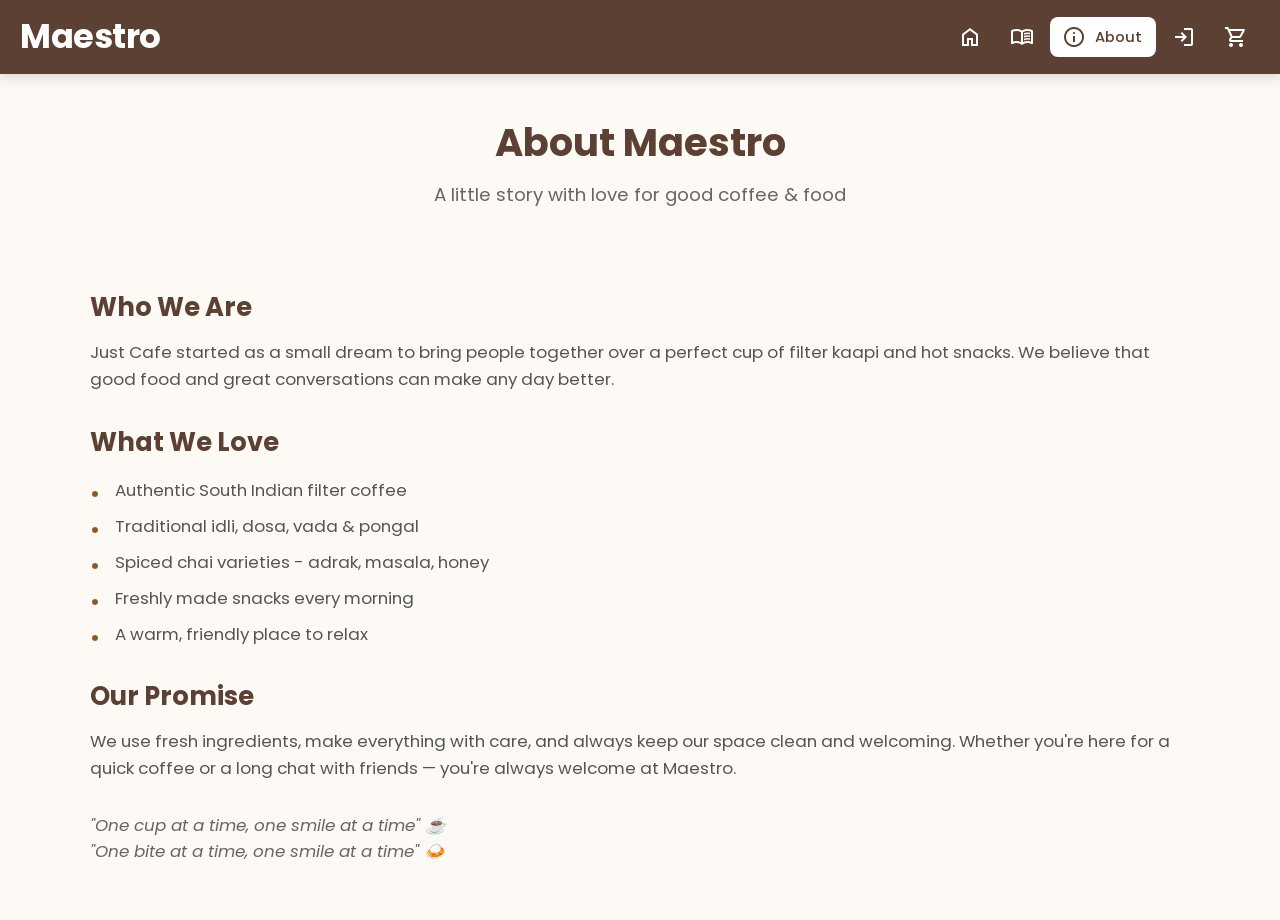
<file: about.html>
<!DOCTYPE html>
<html lang="en">
<head>
  <meta charset="UTF-8" />
  <meta name="viewport" content="width=device-width, initial-scale=1.0"/>
  <title>Maestro - About Us</title>
  <link rel="stylesheet" href="about.css">
  <link rel="stylesheet" href="https://fonts.googleapis.com/css2?family=Material+Symbols+Outlined:opsz,wght,FILL,GRAD@24,400,0,0" />
</head>
<body>

  <header class="top-bar">
    <div class="container">
      <h1 class="cafe-name">Maestro</h1>
      <nav class="top-nav">
        <a href="home.html" title="Home">
          <span class="material-symbols-outlined">home</span>
          <span class="nav-label">Home</span>
        </a>
        <a href="index.html" title="Menu">
          <span class="material-symbols-outlined">menu_book</span>
          <span class="nav-label">Menu</span>
        </a>
        <a href="about.html" class="active" title="About Us">
          <span class="material-symbols-outlined">info</span>
          <span class="nav-label">About</span>
        </a>
        <a href="login.html" title="Login" id="nav-auth">
          <span class="material-symbols-outlined" id="nav-auth-icon">login</span>
          <span class="nav-label" id="nav-auth-label">Login</span>
        </a>
        <a href="cart.html" title="Cart">
          <span class="material-symbols-outlined">shopping_cart</span>
          <span class="nav-label">Cart</span>
        </a>
      </nav>
    </div>
  </header>

  <main class="main-content">

    <div class="page-heading">
      <h2>About Maestro</h2>
      <p>A little story with love for good coffee & food</p>
    </div>

    <div class="about-container">

      <div class="about-text">
        <h3>Who We Are</h3>
        <p>
          Just Cafe started as a small dream to bring people together over 
          a perfect cup of filter kaapi and hot snacks. 
          We believe that good food and great conversations can make any day better.
        </p>

        <h3>What We Love</h3>
        <ul>
          <li>Authentic South Indian filter coffee</li>
          <li>Traditional idli, dosa, vada & pongal</li>
          <li>Spiced chai varieties - adrak, masala, honey</li>
          <li>Freshly made snacks every morning</li>
          <li>A warm, friendly place to relax</li>
        </ul>

        <h3>Our Promise</h3>
        <p>
          We use fresh ingredients, make everything with care, 
          and always keep our space clean and welcoming. 
          Whether you're here for a quick coffee or a long chat with friends — 
          you're always welcome at Maestro.
        </p>

        <p style="margin-top: 30px; font-style: italic; color: #666;">
          "One cup at a time, one smile at a time" ☕<br>
          "One bite at a time, one smile at a time" 🍛
        </p>
      </div>

    </div>

  </main>

  <script>
    const user = localStorage.getItem('maestroUser');
    if (user) {
      const authLink        = document.getElementById('nav-auth');
      const authIcon        = document.getElementById('nav-auth-icon');
      const authLabel       = document.getElementById('nav-auth-label');
      authLink.href         = 'profile.html';
      authLink.title        = 'My Profile';
      authIcon.textContent  = 'account_circle';
      authLabel.textContent = 'Profile';
    }
  </script>

</body>
</html>
</file>
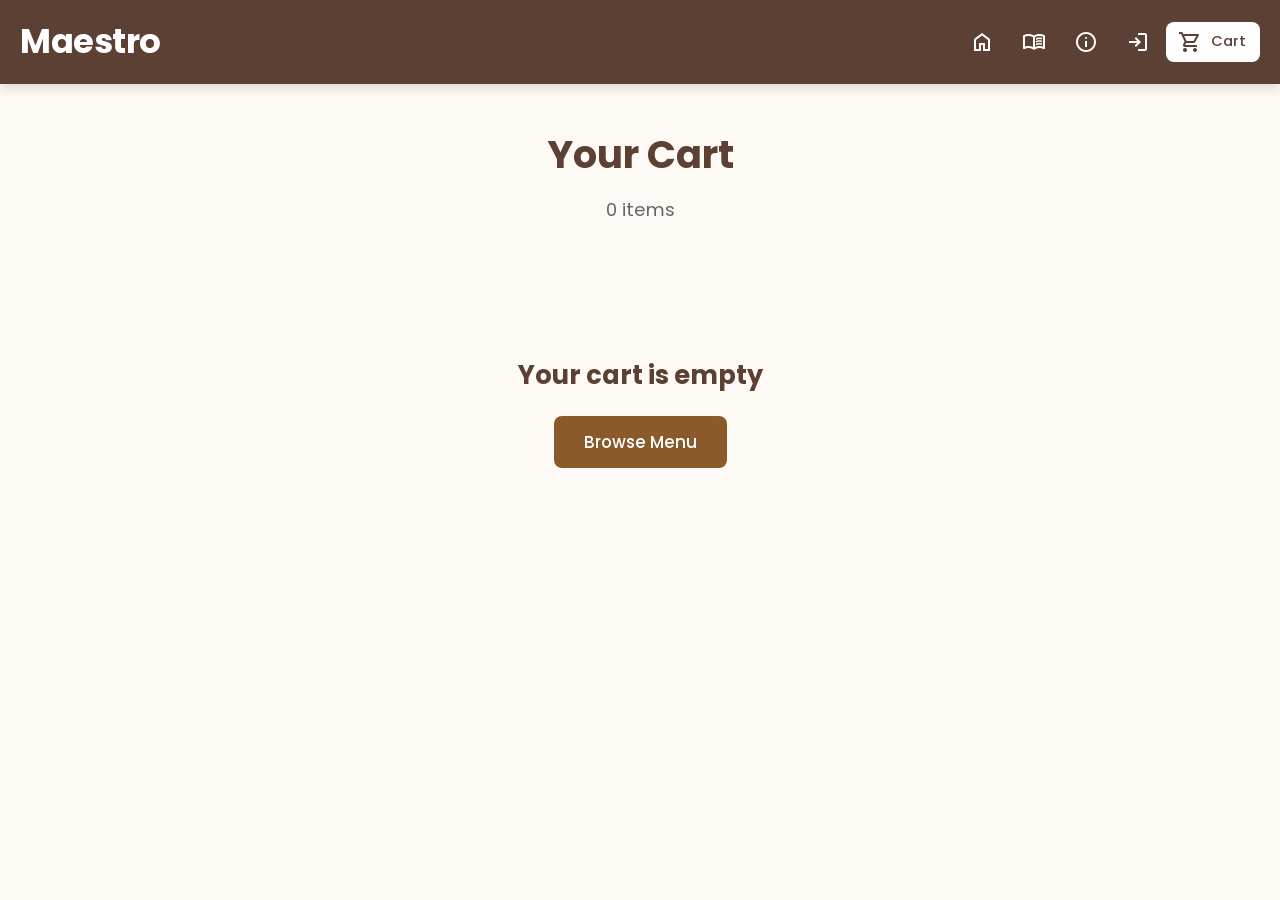
<file: cart.html>
<!DOCTYPE html>
<html lang="en">
<head>
  <meta charset="UTF-8" />
  <meta name="viewport" content="width=device-width, initial-scale=1.0"/>
  <title>Maestro - Cart</title>
  <link rel="stylesheet" href="cart.css">
  <link rel="stylesheet" href="https://fonts.googleapis.com/css2?family=Material+Symbols+Outlined:opsz,wght,FILL,GRAD@24,400,0,0" />
</head>
<body>

  <header class="top-bar">
    <div class="container">
      <h1 class="cafe-name">Maestro</h1>
      <nav class="top-nav">
        <a href="home.html" title="Home">
          <span class="material-symbols-outlined">home</span>
          <span class="nav-label">Home</span>
        </a>
        <a href="index.html" title="Menu">
          <span class="material-symbols-outlined">menu_book</span>
          <span class="nav-label">Menu</span>
        </a>
        <a href="about.html" title="About Us">
          <span class="material-symbols-outlined">info</span>
          <span class="nav-label">About</span>
        </a>
        <a href="login.html" title="Login" id="nav-auth">
          <span class="material-symbols-outlined" id="nav-auth-icon">login</span>
          <span class="nav-label" id="nav-auth-label">Login</span>
        </a>
        <a href="cart.html" class="active" title="Cart">
          <span class="material-symbols-outlined">shopping_cart</span>
          <span class="nav-label">Cart</span>
        </a>
      </nav>
    </div>
  </header>

  <main class="main-content">

    <div class="page-heading">
      <h2>Your Cart</h2>
      <p id="cart-count">0 items</p>
    </div>

    <div class="cart-container">
      <div id="empty-cart" class="empty-cart">
        <h3>Your cart is empty</h3>
        <a href="menu.html" class="main-button">Browse Menu</a>
      </div>

      <div id="cart-items" class="cart-items"></div>

      <div id="cart-summary" class="cart-summary" style="display: none;">
        <h3>Order Summary</h3>
        <div class="summary-row">
          <span>Subtotal</span>
          <span id="subtotal">₹0</span>
        </div>
        <div class="summary-row">
          <span>Delivery Fee</span>
          <span>₹30</span>
        </div>
        <div class="summary-row total">
          <span>Total Amount</span>
          <span id="total">₹0</span>
        </div>
        <button onclick="openCheckout()" class="main-button"
          style="width: 100%; margin-top: 25px; padding: 15px; font-size: 1.1rem;">
          Proceed to Checkout
        </button>
        <a href="menu.html" class="secondary-button"
          style="display: block; text-align: center; margin-top: 15px;">
          Continue Shopping
        </a>
      </div>
    </div>
  </main>

  <!-- ═══════════════════════════════
       CHECKOUT MODAL
  ═══════════════════════════════ -->
  <div class="modal-backdrop" id="checkoutBackdrop">
    <div class="checkout-modal" id="checkoutModal">

      <!-- Step 1: Payment Selection -->
      <div id="step-payment">
        <div class="modal-header">
          <h3>Choose Payment</h3>
          <button class="modal-close" onclick="closeCheckout()">
            <span class="material-symbols-outlined">close</span>
          </button>
        </div>

        <p class="modal-subtext">How would you like to pay?</p>

        <div class="payment-options">

          <label class="payment-option" for="pay-upi">
            <input type="radio" name="payment" id="pay-upi" value="upi" checked>
            <div class="pay-card">
              <span class="pay-icon">📱</span>
              <div>
                <strong>UPI</strong>
                <p>GPay, PhonePe, Paytm</p>
              </div>
            </div>
          </label>

          <label class="payment-option" for="pay-cod">
            <input type="radio" name="payment" id="pay-cod" value="cod">
            <div class="pay-card">
              <span class="pay-icon">💵</span>
              <div>
                <strong>Cash on Delivery</strong>
                <p>Pay when order arrives</p>
              </div>
            </div>
          </label>

          <label class="payment-option" for="pay-card">
            <input type="radio" name="payment" id="pay-card" value="card">
            <div class="pay-card">
              <span class="pay-icon">💳</span>
              <div>
                <strong>Credit / Debit Card</strong>
                <p>Visa, Mastercard, Rupay</p>
              </div>
            </div>
          </label>

          <label class="payment-option" for="pay-wallet">
            <input type="radio" name="payment" id="pay-wallet" value="wallet">
            <div class="pay-card">
              <span class="pay-icon">👜</span>
              <div>
                <strong>Mobile Wallet</strong>
                <p>Amazon Pay, Airtel Money</p>
              </div>
            </div>
          </label>

        </div>

        <!-- UPI sub-input -->
        <div class="upi-field" id="upi-field">
          <label for="upi-id">Enter UPI ID</label>
          <input type="text" id="upi-id" placeholder="yourname@upi" />
        </div>

        <div class="modal-total-row">
          <span>Total to pay</span>
          <strong id="modal-total-display">₹0</strong>
        </div>

        <button class="main-button" style="width:100%; padding:14px; font-size:1.05rem;"
          onclick="confirmPayment()">
          Confirm & Place Order
        </button>
      </div>

      <!-- Step 2: Success screen -->
      <div id="step-success" style="display:none; text-align:center; padding: 10px 0 20px;">
        <div class="success-icon">✅</div>
        <h3 class="success-title">Order Placed!</h3>
        <p class="success-msg" id="success-msg">Your order has been placed successfully.</p>
        <div class="success-detail" id="success-detail"></div>
        <a href="menu.html" class="main-button" style="display:inline-block; margin-top:24px;">
          Back to Menu
        </a>
      </div>

    </div>
  </div>

  <!-- Toast notification -->
  <div class="toast-bar" id="toastBar"></div>

  <script src="cart.js"></script>
  <script>
    /* ── Nav auth swap ── */
    const user = localStorage.getItem('maestroUser');
    if (user) {
      const authLink        = document.getElementById('nav-auth');
      const authIcon        = document.getElementById('nav-auth-icon');
      const authLabel       = document.getElementById('nav-auth-label');
      authLink.href         = 'profile.html';
      authLink.title        = 'My Profile';
      authIcon.textContent  = 'account_circle';
      authLabel.textContent = 'Profile';
    }

    /* ── Checkout modal ── */
    function openCheckout() {
      // Block checkout if not logged in
      if (!localStorage.getItem('maestroUser')) {
        showToastBar('Please log in to place an order!', 'error');
        return;
      }

      // Sync total display
      const total = document.getElementById('total').textContent;
      document.getElementById('modal-total-display').textContent = total;

      // Reset to step 1
      document.getElementById('step-payment').style.display = 'block';
      document.getElementById('step-success').style.display = 'none';

      document.getElementById('checkoutBackdrop').classList.add('open');
      document.body.style.overflow = 'hidden';
    }

    function closeCheckout() {
      document.getElementById('checkoutBackdrop').classList.remove('open');
      document.body.style.overflow = '';
    }

    // Close on backdrop click
    document.getElementById('checkoutBackdrop').addEventListener('click', function(e) {
      if (e.target === this) closeCheckout();
    });

    // Show/hide UPI field based on selection
    document.querySelectorAll('input[name="payment"]').forEach(radio => {
      radio.addEventListener('change', function() {
        document.getElementById('upi-field').style.display =
          this.value === 'upi' ? 'block' : 'none';
      });
    });

    function confirmPayment() {
      const method = document.querySelector('input[name="payment"]:checked').value;

      // Validate UPI ID if selected
      if (method === 'upi') {
        const upiVal = document.getElementById('upi-id').value.trim();
        if (!upiVal || !upiVal.includes('@')) {
          showToastBar('Please enter a valid UPI ID (e.g. name@upi)', 'error');
          return;
        }
      }

      const total = document.getElementById('total').textContent;
      const methodLabels = {
        upi:    '📱 UPI — ' + document.getElementById('upi-id').value.trim(),
        cod:    '💵 Cash on Delivery',
        card:   '💳 Credit / Debit Card',
        wallet: '👜 Mobile Wallet'
      };

      // Show success step
      document.getElementById('step-payment').style.display = 'none';
      document.getElementById('success-msg').textContent =
        `Thank you for ordering at Maestro! Your order is being prepared.`;
      document.getElementById('success-detail').innerHTML =
        `<p><strong>Payment:</strong> ${methodLabels[method]}</p>
         <p><strong>Amount:</strong> ${total}</p>`;
      document.getElementById('step-success').style.display = 'block';

      // Clear cart
      cart = [];
      saveCart();
      renderCart();
    }

    /* ── Toast bar (replaces alert) ── */
    function showToastBar(message, type = 'success') {
      const bar = document.getElementById('toastBar');
      bar.textContent = message;
      bar.className = 'toast-bar show ' + type;
      setTimeout(() => bar.classList.remove('show'), 3000);
    }
  </script>

</body>
</html>
</file>
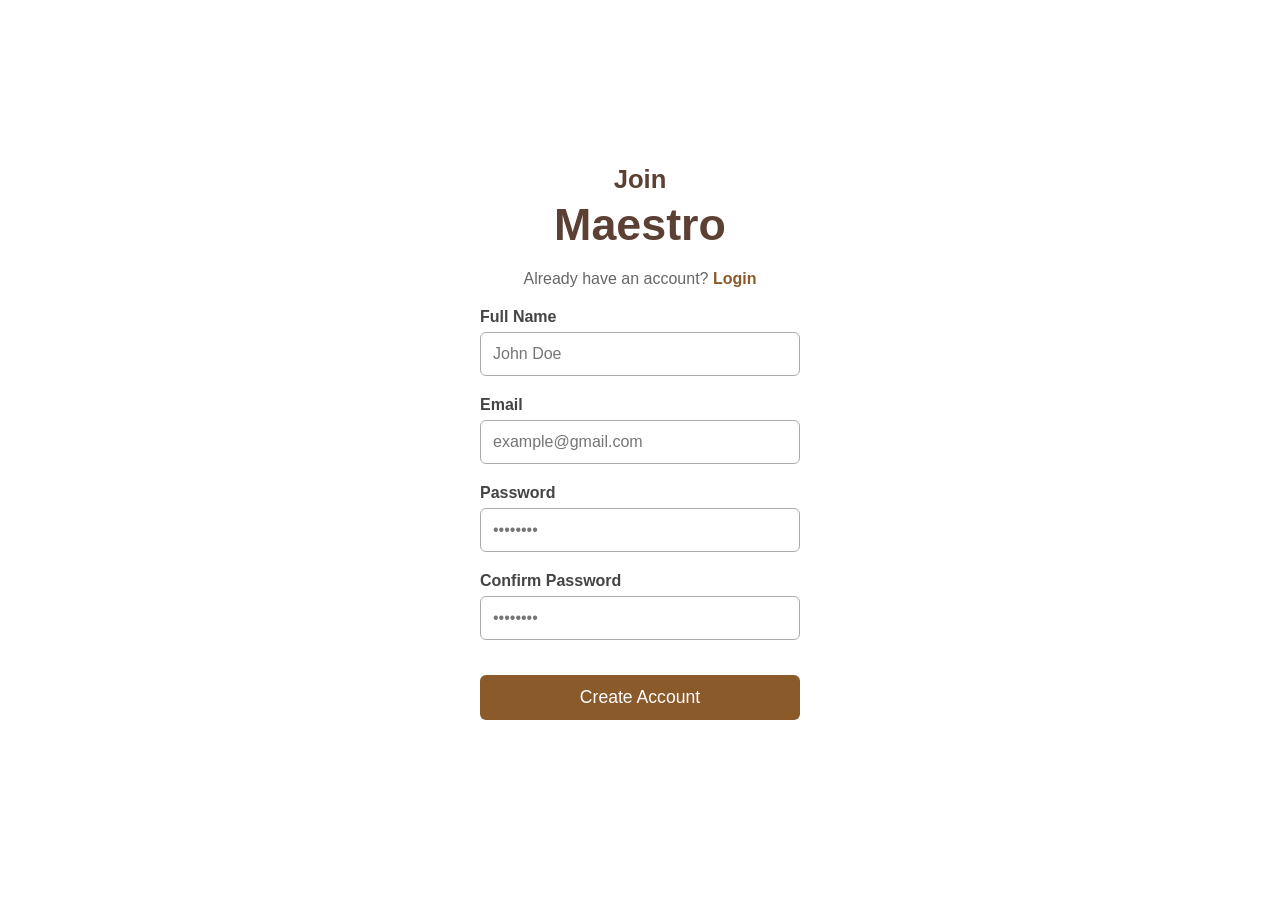
<file: create.html>
<!DOCTYPE html>
<html lang="en">
<head>
  <meta name="viewport" content="width=device-width, initial-scale=1.0"/>
  <title>Maestro - Create Account</title>
  <link rel="stylesheet" href="create.css">
</head>
<body>

  <div class="full-screen-background">

    <div class="centered-box">

      <div class="welcome-heading">
        <h2>Join</h2>
        <h1>Maestro</h1>
      </div>

      <p class="small-info">Already have an account? <a href="login.html">Login</a></p>

      <form id="create-form">
        <div class="field-group">
          <label for="full-name">Full Name</label>
          <input type="text" id="full-name" placeholder="John Doe" required>
        </div>

        <div class="field-group">
          <label for="email">Email</label>
          <input type="email" id="email" placeholder="example@gmail.com" required>
        </div>

        <div class="field-group">
          <label for="pass">Password</label>
          <input type="password" id="pass" placeholder="••••••••" required>
        </div>

        <div class="field-group">
          <label for="confirm-pass">Confirm Password</label>
          <input type="password" id="confirm-pass" placeholder="••••••••" required>
        </div>

        <p class="error-msg" id="error-msg"></p>

        <button type="submit" class="main-button">Create Account</button>
      </form>

    </div>

  </div>

  <script>
    document.getElementById('create-form').addEventListener('submit', function (e) {
      e.preventDefault();

      const name     = document.getElementById('full-name').value.trim();
      const email    = document.getElementById('email').value.trim();
      const pass     = document.getElementById('pass').value;
      const confirm  = document.getElementById('confirm-pass').value;
      const errorMsg = document.getElementById('error-msg');

      // Password match check
      if (pass !== confirm) {
        errorMsg.textContent = "Passwords do not match.";
        return;
      }

      if (pass.length < 6) {
        errorMsg.textContent = "Password must be at least 6 characters.";
        return;
      }

      errorMsg.textContent = '';

      // Save to localStorage (never store plain passwords in production!)
      const userData = {
        name:      name,
        email:     email,
        joinedAt:  new Date().toLocaleDateString('en-IN', {
                     day: 'numeric', month: 'long', year: 'numeric'
                   })
      };

      localStorage.setItem('maestroUser', JSON.stringify(userData));

      // Redirect to profile page
      window.location.href = 'profile.html';
    });
  </script>

</body>
</html>
</file>
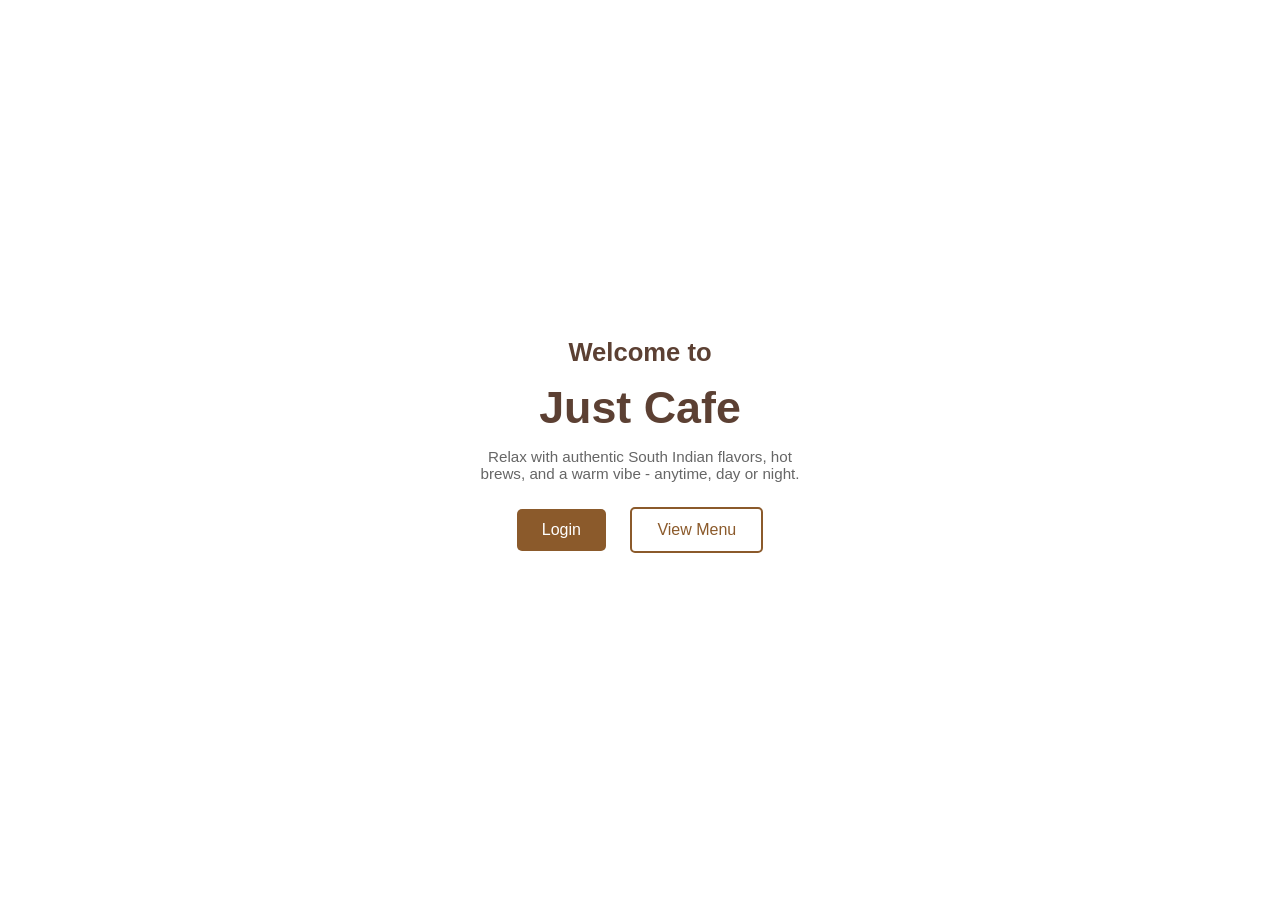
<file: home.html>
<!DOCTYPE html>
<html lang="en">
<head>
  <meta name="viewport" content="width=device-width, initial-scale=1.0"/>
  <title>Maestro - Home</title>
  <link rel="stylesheet" href="home.css">
</head>
<body>

  <div class="full-screen-background">

    <div class="centered-content">

      <div class="welcome-heading">
        <h2>Welcome to</h2>
        <h1>Just Cafe</h1>
      </div>

      <p class="description">
        Relax with authentic South Indian flavors, hot brews, and a warm vibe - anytime, day or night.
      </p>

      <div class="action-buttons">
        <a href="login.html" class="main-button">Login</a>
        <a href="menu.html" class="secondary-button">View Menu</a>
      </div>

    </div>

  </div>

</body>
</html>
</file>
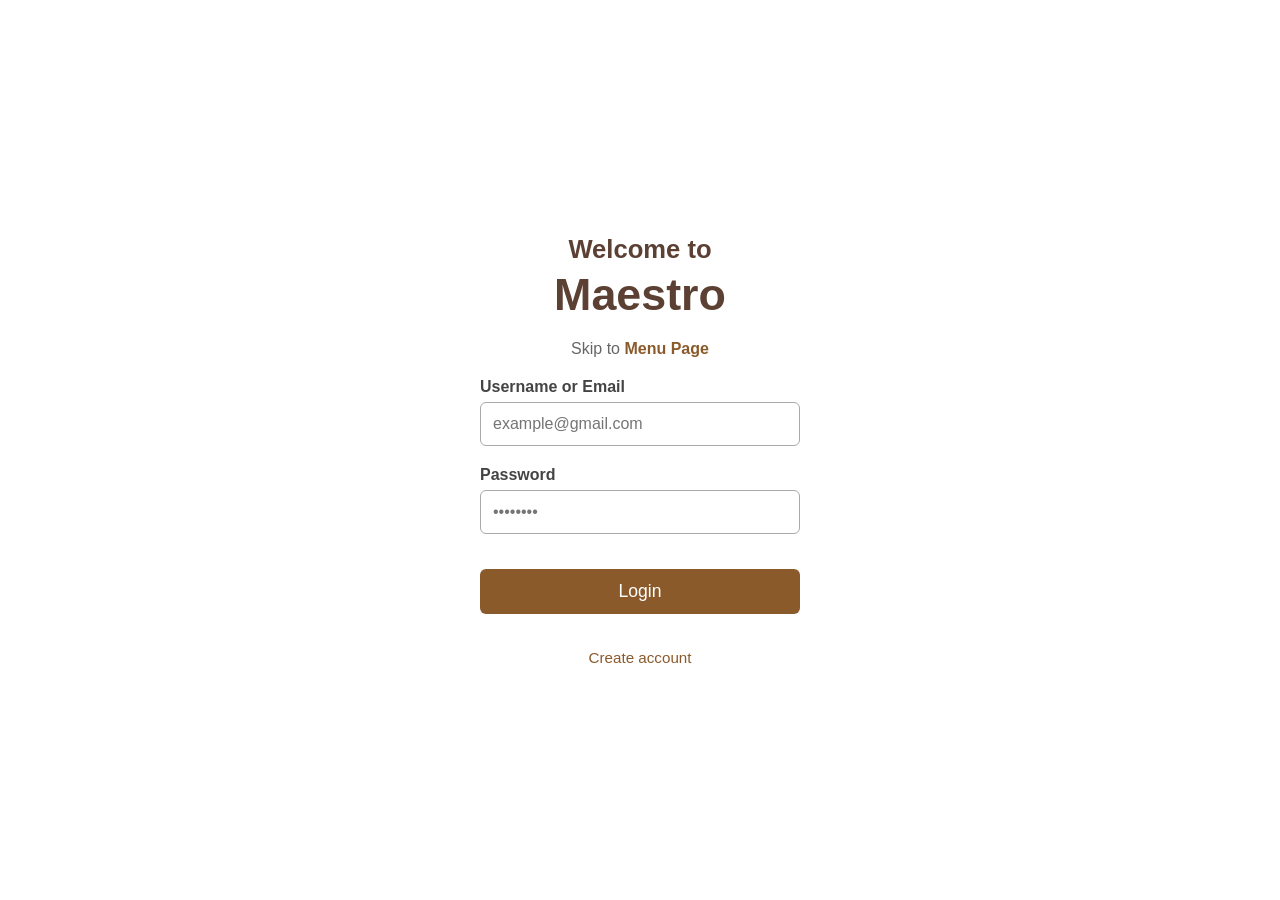
<file: login.html>
<!DOCTYPE html>
<html lang="en">
<head>
  <meta name="viewport" content="width=device-width, initial-scale=1.0"/>
  <title>Maestro - Login</title>
  <link rel="stylesheet" href="login.css">
</head>
<body>

  <div class="full-screen-background">

    <div class="centered-box">

      <div class="welcome-heading">
        <h2>Welcome to</h2>
        <h1>Maestro</h1>
      </div>

      <p class="small-info">Skip to <a href="menu.html">Menu Page</a></p>

      <form>
        <div class="field-group">
          <label for="user-id">Username or Email</label>
          <input type="email" id="user-id" placeholder="example@gmail.com" required>
        </div>

        <div class="field-group">
          <label for="pass">Password</label>
          <input type="password" id="pass" placeholder="••••••••" required>
        </div>

        <button type="submit" class="main-button">Login</button>

        <p class="extra-text">
          <a href="create.html">Create account</a>
        </p>
      </form>

    </div>

  </div>

</body>
</html>
</file>
<file: about.css>
@import url('https://fonts.googleapis.com/css2?family=Poppins:wght@400;500;600;700&display=swap');

* {
  margin: 0;
  padding: 0;
  box-sizing: border-box;
}

body {
  font-family: 'Poppins', Arial, sans-serif;
  background: #fdfaf5;
}

/* ==================== TOP BAR ==================== */

.top-bar {
  background: #5c4033;
  padding: 12px 0;
  position: sticky;
  top: 0;
  z-index: 100;
  box-shadow: 0 3px 12px rgba(0,0,0,0.15);
}

.container {
  max-width: 1280px;
  margin: 0 auto;
  padding: 0 20px;
  display: flex;
  justify-content: space-between;
  align-items: center;
  flex-wrap: wrap;
  gap: 15px;
}

.cafe-name {
  color: white;
  font-size: 2.1rem;
  font-weight: 700;
  letter-spacing: -0.5px;
}

/* ── Nav: icon-only by default, slide-reveal label on hover ── */
.top-nav {
  display: flex;
  align-items: center;
  gap: 4px;
}

.top-nav a {
  color: white;
  text-decoration: none;
  font-size: 1rem;
  font-weight: 500;
  padding: 8px 12px;
  border-radius: 8px;
  display: flex;
  align-items: center;
  gap: 0px;
  overflow: hidden;
  transition: background 0.25s ease, color 0.25s ease, gap 0.3s ease, padding 0.3s ease;
}

.top-nav a:hover,
.top-nav a.active {
  background: white;
  color: #5c4033;
  gap: 7px;
  padding: 8px 14px;
}

.top-nav .material-symbols-outlined {
  font-size: 24px;
  line-height: 1;
  flex-shrink: 0;
  transition: transform 0.3s ease;
}

.top-nav a:hover .material-symbols-outlined,
.top-nav a.active .material-symbols-outlined {
  transform: translateX(-2px);
}

.nav-label {
  font-size: 0.92rem;
  max-width: 0;
  opacity: 0;
  overflow: hidden;
  white-space: nowrap;
  transition: max-width 0.35s ease, opacity 0.3s ease 0.05s;
}

.top-nav a:hover .nav-label,
.top-nav a.active .nav-label {
  max-width: 80px;
  opacity: 1;
}

/* ==================== MAIN CONTENT ==================== */

.main-content {
  padding: 40px 20px;
  max-width: 1200px;
  margin: 0 auto;
}

.page-heading {
  text-align: center;
  margin-bottom: 50px;
}

.page-heading h2 {
  font-size: 2.4rem;
  color: #5c4033;
  margin-bottom: 10px;
}

.page-heading p {
  font-size: 1.15rem;
  color: #666;
}

/* ==================== ABOUT SECTION ==================== */

.about-container {
  display: flex;
  flex-wrap: wrap;
  gap: 40px;
  max-width: 1100px;
  margin: 0 auto;
  align-items: center;
}

.about-text {
  flex: 1;
  min-width: 300px;
}

.about-text h3 {
  color: #5c4033;
  font-size: 1.6rem;
  margin: 30px 0 12px;
}

.about-text p {
  color: #555;
  font-size: 1.05rem;
  line-height: 1.6;
  margin-bottom: 15px;
}

.about-text ul {
  list-style: none;
  padding-left: 0;
  margin: 15px 0;
}

.about-text ul li {
  color: #555;
  font-size: 1.05rem;
  margin-bottom: 10px;
  padding-left: 25px;
  position: relative;
}

.about-text ul li::before {
  content: "•";
  color: #8b5a2b;
  position: absolute;
  left: 0;
  font-size: 1.4rem;
}

.about-image {
  flex: 1;
  min-width: 300px;
}

.about-image img {
  width: 100%;
  border-radius: 10px;
  box-shadow: 0 4px 15px rgba(0,0,0,0.1);
}

/* ==================== MOBILE RESPONSIVE ==================== */
@media (max-width: 768px) {
  .top-nav a {
    padding: 8px 10px;
  }

  .top-nav .material-symbols-outlined {
    font-size: 24px;
  }

  /* Disable hover expand on mobile */
  .top-nav a:hover .nav-label,
  .top-nav a.active .nav-label {
    max-width: 0;
    opacity: 0;
  }

  .top-nav a:hover,
  .top-nav a.active {
    gap: 0;
    padding: 8px 10px;
  }

  .about-container {
    flex-direction: column;
  }
}
</file>
<file: cart.css>
/* styles.css - Single CSS File for Maestro Cafe */

@import url('https://fonts.googleapis.com/css2?family=Poppins:wght@400;500;600;700&display=swap');

* {
  margin: 0;
  padding: 0;
  box-sizing: border-box;
}

body {
  font-family: 'Poppins', Arial, sans-serif;
  background: #fdfaf5;
  color: #444;
  line-height: 1.6;
}

/* ==================== SHARED STYLES ==================== */

.top-bar {
  background: #5c4033;
  padding: 15px 0;
  position: sticky;
  top: 0;
  z-index: 100;
  box-shadow: 0 3px 12px rgba(0,0,0,0.15);
}

.container {
  max-width: 1280px;
  margin: 0 auto;
  padding: 0 20px;
  display: flex;
  justify-content: space-between;
  align-items: center;
  flex-wrap: wrap;
  gap: 15px;
}

.cafe-name {
  color: white;
  font-size: 2.1rem;
  font-weight: 700;
  letter-spacing: -0.5px;
}

/* ── Nav: icon-only by default, slide-reveal label on hover ── */
.top-nav {
  display: flex;
  align-items: center;
  gap: 4px;
}

.top-nav a {
  color: white;
  text-decoration: none;
  font-size: 1rem;
  font-weight: 500;
  padding: 8px 12px;
  border-radius: 8px;
  display: flex;
  align-items: center;
  gap: 0px;
  overflow: hidden;
  transition: background 0.25s ease, color 0.25s ease, gap 0.3s ease, padding 0.3s ease;
}

.top-nav a:hover,
.top-nav a.active {
  background: white;
  color: #5c4033;
  gap: 7px;
  padding: 8px 14px;
}

.top-nav .material-symbols-outlined {
  font-size: 24px;
  line-height: 1;
  flex-shrink: 0;
  transition: transform 0.3s ease;
}

.top-nav a:hover .material-symbols-outlined,
.top-nav a.active .material-symbols-outlined {
  transform: translateX(-2px);
}

/* Label hidden by default, slides + fades in on hover */
.nav-label {
  font-size: 0.92rem;
  max-width: 0;
  opacity: 0;
  overflow: hidden;
  white-space: nowrap;
  transition: max-width 0.35s ease, opacity 0.3s ease 0.05s;
}

.top-nav a:hover .nav-label,
.top-nav a.active .nav-label {
  max-width: 80px;
  opacity: 1;
}

/* Buttons */
.main-button {
  background: #8b5a2b;
  color: white;
  border: none;
  padding: 13px 30px;
  border-radius: 8px;
  font-size: 1.05rem;
  font-weight: 500;
  cursor: pointer;
  transition: all 0.25s ease;
  text-decoration: none;
  display: inline-block;
}

.main-button:hover {
  background: #6d4a22;
  transform: translateY(-2px);
}

.secondary-button {
  background: white;
  color: #8b5a2b;
  border: 2px solid #8b5a2b;
  padding: 13px 30px;
  border-radius: 8px;
  font-size: 1.05rem;
  text-decoration: none;
  display: inline-block;
  transition: all 0.25s ease;
}

.secondary-button:hover {
  background: #8b5a2b;
  color: white;
}

/* Main Content */
.main-content {
  padding: 40px 20px;
  max-width: 1280px;
  margin: 0 auto;
}

.page-heading {
  text-align: center;
  margin-bottom: 50px;
}

.page-heading h2 {
  font-size: 2.4rem;
  color: #5c4033;
  margin-bottom: 10px;
}

.page-heading p {
  font-size: 1.15rem;
  color: #666;
}

/* ==================== MENU STYLES ==================== */

.menu-grid {
  display: grid;
  grid-template-columns: repeat(auto-fill, minmax(280px, 1fr));
  gap: 28px;
}

.menu-item {
  min-height: 460px;
  display: flex;
  flex-direction: column;
  background: white;
  border-radius: 10px;
  overflow: hidden;
  box-shadow: 0 4px 12px rgba(0,0,0,0.08);
  text-align: center;
  transition: transform 0.25s ease;
}

.menu-item:hover {
  transform: translateY(-6px);
}

.menu-item img {
  width: 100%;
  height: 210px;
  object-fit: cover;
}

.menu-item h3 {
  font-size: 1.35rem;
  color: #5c4033;
  margin: 14px 0 6px;
  padding: 0 14px;
}

.menu-item .description {
  flex-grow: 1;
  color: #666;
  font-size: 0.97rem;
  margin: 0 14px 12px;
  padding: 0 14px;
  line-height: 1.5;
}

.menu-item .price {
  font-size: 1.4rem;
  color: #8b5a2b;
  font-weight: bold;
  margin: 10px 0 15px;
}

.add-to-cart {
  width: 85%;
  margin: 0 auto 20px;
  padding: 12px;
  background: #8b5a2b;
  color: white;
  border: none;
  border-radius: 8px;
  font-size: 1.02rem;
  font-weight: 500;
  cursor: pointer;
  transition: all 0.25s ease;
}

.add-to-cart:hover {
  background: #6d4a22;
  transform: translateY(-2px);
}

/* ==================== CART STYLES ==================== */

.cart-container {
  max-width: 1100px;
  margin: 0 auto;
  display: grid;
  grid-template-columns: 2fr 1fr;
  gap: 40px;
}

.cart-items {
  display: flex;
  flex-direction: column;
  gap: 18px;
}

.cart-item {
  display: flex;
  align-items: center;
  background: white;
  border-radius: 10px;
  padding: 15px;
  box-shadow: 0 4px 12px rgba(0,0,0,0.08);
  gap: 15px;
}

.cart-item img {
  width: 90px;
  height: 90px;
  object-fit: cover;
  border-radius: 8px;
  flex-shrink: 0;
}

.cart-item-info {
  flex: 1;
}

.cart-item-info h3 {
  color: #5c4033;
  margin-bottom: 4px;
  font-size: 1.1rem;
}

.cart-item-info p {
  color: #888;
  font-size: 0.92rem;
}

/* ── Quantity Controls ── */
.quantity-controls {
  display: flex;
  align-items: center;
  gap: 10px;
  background: #fdf6ee;
  border: 1.5px solid #e8d5c0;
  border-radius: 10px;
  padding: 5px 10px;
}

.qty-btn {
  width: 30px;
  height: 30px;
  border: none;
  background: #8b5a2b;
  color: white;
  border-radius: 6px;
  font-size: 1.2rem;
  font-weight: 600;
  cursor: pointer;
  display: flex;
  align-items: center;
  justify-content: center;
  line-height: 1;
  transition: background 0.2s ease, transform 0.15s ease;
  flex-shrink: 0;
}

.qty-btn:hover {
  background: #6d4a22;
  transform: scale(1.1);
}

.qty-btn:active {
  transform: scale(0.95);
}

.qty-value {
  min-width: 22px;
  text-align: center;
  font-size: 1.05rem;
  font-weight: 600;
  color: #5c4033;
}

/* ── Item Total ── */
.cart-item-total {
  font-size: 1.25rem;
  font-weight: bold;
  color: #8b5a2b;
  min-width: 60px;
  text-align: right;
  flex-shrink: 0;
}

/* ── Remove Button ── */
.remove-btn {
  background: none;
  border: none;
  color: #ccc;
  cursor: pointer;
  padding: 6px;
  border-radius: 6px;
  display: flex;
  align-items: center;
  justify-content: center;
  transition: color 0.2s ease, background 0.2s ease;
  flex-shrink: 0;
}

.remove-btn:hover {
  color: #e74c3c;
  background: #ffeaea;
}

/* Empty Cart */
.empty-cart {
  grid-column: 1 / -1;
  text-align: center;
  padding: 80px 20px;
  color: #666;
}

.empty-cart h3 {
  font-size: 1.6rem;
  margin-bottom: 20px;
  color: #5c4033;
}

/* Order Summary */
.cart-summary {
  background: white;
  padding: 30px;
  border-radius: 10px;
  box-shadow: 0 4px 12px rgba(0,0,0,0.08);
  height: fit-content;
  position: sticky;
  top: 100px;
}

.cart-summary h3 {
  color: #5c4033;
  margin-bottom: 20px;
  padding-bottom: 12px;
  border-bottom: 2px solid #eee;
}

.summary-row {
  display: flex;
  justify-content: space-between;
  margin-bottom: 12px;
  font-size: 1.05rem;
}

.summary-row.total {
  font-weight: bold;
  font-size: 1.3rem;
  border-top: 2px solid #eee;
  padding-top: 12px;
  margin-top: 12px;
}

/* ==================== MOBILE RESPONSIVE ==================== */
@media (max-width: 768px) {

  .top-nav a {
    padding: 8px 10px;
  }

  .top-nav .material-symbols-outlined {
    font-size: 24px;
  }

  /* Disable hover expand on mobile — icons only always */
  .top-nav a:hover .nav-label,
  .top-nav a.active .nav-label {
    max-width: 0;
    opacity: 0;
  }

  .top-nav a:hover,
  .top-nav a.active {
    gap: 0;
    padding: 8px 10px;
  }

  .menu-grid {
    gap: 20px;
  }

  .menu-item {
    min-height: 420px;
  }

  .cart-container {
    grid-template-columns: 1fr;
    gap: 30px;
  }

  .cart-item {
    flex-wrap: wrap;
  }

  .cart-item-info {
    flex: 1 1 calc(100% - 110px);
  }

  .quantity-controls {
    order: 3;
    flex: 1 1 auto;
    justify-content: center;
  }

  .cart-item-total {
    order: 4;
    flex: 1 1 auto;
    text-align: center;
    margin: 0;
  }

  .remove-btn {
    order: 5;
  }
}

/* ==================== CHECKOUT MODAL ==================== */

.modal-backdrop {
  position: fixed;
  inset: 0;
  background: rgba(0,0,0,0.55);
  z-index: 500;
  display: flex;
  align-items: center;
  justify-content: center;
  opacity: 0;
  pointer-events: none;
  transition: opacity 0.3s ease;
  padding: 20px;
}

.modal-backdrop.open {
  opacity: 1;
  pointer-events: all;
}

.checkout-modal {
  background: white;
  border-radius: 18px;
  padding: 32px 30px;
  width: 100%;
  max-width: 460px;
  max-height: 90vh;
  overflow-y: auto;
  box-shadow: 0 20px 60px rgba(0,0,0,0.25);
  transform: translateY(30px);
  transition: transform 0.35s cubic-bezier(0.34, 1.56, 0.64, 1);
}

.modal-backdrop.open .checkout-modal {
  transform: translateY(0);
}

.modal-header {
  display: flex;
  justify-content: space-between;
  align-items: center;
  margin-bottom: 6px;
}

.modal-header h3 {
  font-size: 1.45rem;
  color: #5c4033;
  font-weight: 700;
}

.modal-close {
  background: none;
  border: none;
  cursor: pointer;
  color: #aaa;
  display: flex;
  align-items: center;
  padding: 4px;
  border-radius: 6px;
  transition: color 0.2s, background 0.2s;
}

.modal-close:hover {
  color: #5c4033;
  background: #f5ede6;
}

.modal-subtext {
  color: #999;
  font-size: 0.92rem;
  margin-bottom: 20px;
}

/* Payment option tiles */
.payment-options {
  display: flex;
  flex-direction: column;
  gap: 10px;
  margin-bottom: 18px;
}

.payment-option input[type="radio"] {
  display: none;
}

.pay-card {
  display: flex;
  align-items: center;
  gap: 14px;
  padding: 14px 16px;
  border: 2px solid #e8d8cc;
  border-radius: 12px;
  cursor: pointer;
  transition: border-color 0.2s, background 0.2s;
}

.payment-option input:checked + .pay-card {
  border-color: #8b5a2b;
  background: #fff8f2;
}

.pay-card:hover {
  border-color: #c09070;
}

.pay-icon {
  font-size: 1.7rem;
  line-height: 1;
  flex-shrink: 0;
}

.pay-card strong {
  display: block;
  font-size: 0.98rem;
  color: #3a2218;
  font-weight: 600;
}

.pay-card p {
  font-size: 0.82rem;
  color: #aaa;
  margin: 0;
}

/* UPI input */
.upi-field {
  margin-bottom: 18px;
}

.upi-field label {
  display: block;
  font-size: 0.88rem;
  color: #666;
  margin-bottom: 6px;
  font-weight: 500;
}

.upi-field input {
  width: 100%;
  padding: 10px 14px;
  border: 1.5px solid #e0d0c0;
  border-radius: 8px;
  font-family: 'Poppins', sans-serif;
  font-size: 0.95rem;
  outline: none;
  transition: border-color 0.2s;
}

.upi-field input:focus {
  border-color: #8b5a2b;
}

/* Total row inside modal */
.modal-total-row {
  display: flex;
  justify-content: space-between;
  align-items: center;
  background: #fff4ec;
  border-radius: 10px;
  padding: 12px 16px;
  margin-bottom: 18px;
  font-size: 1rem;
  color: #5c4033;
}

.modal-total-row strong {
  font-size: 1.25rem;
  font-weight: 700;
  color: #8b5a2b;
}

/* Success screen */
.success-icon {
  font-size: 3.5rem;
  margin-bottom: 12px;
}

.success-title {
  font-size: 1.6rem;
  color: #5c4033;
  font-weight: 700;
  margin-bottom: 8px;
}

.success-msg {
  color: #666;
  font-size: 0.97rem;
  margin-bottom: 16px;
}

.success-detail {
  background: #fdfaf5;
  border-radius: 10px;
  padding: 14px 18px;
  text-align: left;
  font-size: 0.95rem;
  color: #555;
  display: flex;
  flex-direction: column;
  gap: 6px;
}

.success-detail strong {
  color: #5c4033;
}

/* ==================== TOAST BAR ==================== */

.toast-bar {
  position: fixed;
  bottom: -80px;
  left: 50%;
  transform: translateX(-50%);
  background: #3a2218;
  color: white;
  padding: 14px 28px;
  border-radius: 30px;
  font-family: 'Poppins', sans-serif;
  font-size: 0.97rem;
  font-weight: 500;
  z-index: 1000;
  white-space: nowrap;
  box-shadow: 0 6px 24px rgba(0,0,0,0.25);
  transition: bottom 0.4s cubic-bezier(0.34, 1.56, 0.64, 1);
}

.toast-bar.show {
  bottom: 30px;
}

.toast-bar.error {
  background: #c0392b;
}
</file>
<file: create.css>
* {
  margin: 0;
  padding: 0;
  box-sizing: border-box;
}

body {
  font-family: Arial, sans-serif;
}

.full-screen-background {
  min-height: 100vh;
  background: url('https://images.unsplash.com/photo-1495474472287-4d71bcdd2085?w=1600') center/cover;
  display: flex;
  align-items: center;
  justify-content: center;
  padding: 20px 0;
}

.centered-box {
  background: white;
  padding: 40px 30px;
  border-radius: 10px;
  width: 90%;
  max-width: 380px;
  text-align: center;
}

.welcome-heading h2 {
  font-size: 1.6rem;
  color: #5c4033;
  margin-bottom: 5px;
}

.welcome-heading h1 {
  font-size: 2.8rem;
  color: #5c4033;
  margin-bottom: 20px;
}

.small-info {
  color: #666;
  margin: 15px 0;
}

.small-info a {
  color: #8b5a2b;
  text-decoration: none;
  font-weight: bold;
}

.small-info a:hover {
  text-decoration: underline;
}

.field-group {
  margin: 20px 0;
  text-align: left;
}

.field-group label {
  display: block;
  margin-bottom: 6px;
  font-weight: bold;
  color: #444;
}

.field-group input {
  width: 100%;
  padding: 12px;
  border: 1px solid #aaa;
  border-radius: 6px;
  font-size: 1rem;
}

.main-button {
  width: 100%;
  padding: 12px;
  background: #8b5a2b;
  color: white;
  border: none;
  border-radius: 6px;
  font-size: 1.1rem;
  margin: 15px 0;
  cursor: pointer;
}

.main-button:hover {
  background: #6d4a22;
}

.extra-text {
  margin-top: 20px;
  color: #555;
  font-size: 0.95rem;
}

.extra-text a {
  color: #8b5a2b;
  text-decoration: none;
}

.extra-text a:hover {
  text-decoration: underline;
}
</file>
<file: home.css>
* {
  margin: 0;
  padding: 0;
  box-sizing: border-box;
}

body {
  font-family: Arial, sans-serif;
}

.full-screen-background {
  height: 100vh;
  background: url('https://images.unsplash.com/photo-1495474472287-4d71bcdd2085?w=1600') center/cover;
  display: flex;
  align-items: center;
  justify-content: center;
}

.centered-content {
  background: white;
  padding: 40px;
  border-radius: 10px;
  width: 90%;
  max-width: 450px;
  text-align: center;
}

.centered-box {
  background: white;
  padding: 35px;
  border-radius: 10px;
  width: 90%;
  max-width: 360px;
  text-align: center;
}

h1 {
  color: #5c4033;
  font-size: 2.8rem;
  margin-bottom: 10px;
}

h2 {
  color: #5c4033;
  font-size: 1.6rem;
  margin-bottom: 15px;
}

.description, .small-info {
  color: #555;
  margin: 15px 0;
}

.field-group {
  margin: 20px 0;
  text-align: left;
}

.field-group input {
  width: 100%;
  padding: 10px;
  border: 1px solid #999;
  border-radius: 5px;
}

.main-button, .secondary-button {
  padding: 12px 25px;
  margin: 10px;
  border-radius: 5px;
  font-size: 1rem;
  cursor: pointer;
  text-decoration: none;
  display: inline-block;
}

.main-button {
  background: #8b5a2b;
  color: white;
  border: none;
}

.secondary-button {
  background: white;
  color: #8b5a2b;
  border: 2px solid #8b5a2b;
}

.top-bar {
  background: #5c4033;
  color: white;
  padding: 12px;
  text-align: center;
}

.cafe-name {
  font-size: 1.7rem;
  margin: 0;
}

.main-content {
  padding: 30px 15px;
  background: #fefcf8;
}

.page-heading h2 {
  color: #5c4033;
  text-align: center;
  margin-bottom: 30px;
}

.menu-grid {
  display: grid;
  grid-template-columns: repeat(auto-fit, minmax(250px, 1fr));
  gap: 20px;
  max-width: 1000px;
  margin: 0 auto;
}

.menu-item {
  background: white;
  border-radius: 8px;
  text-align: center;
  padding-bottom: 15px;
}

.menu-item img {
  width: 100%;
  height: 180px;
  object-fit: cover;
  border-radius: 8px 8px 0 0;
}

.menu-item h3 {
  margin: 12px 0 6px;
  color: #5c4033;
}

.description {
  color: #666;
  font-size: 0.95rem;
  padding: 0 10px;
}

.price {
  color: #8b5a2b;
  font-weight: bold;
  margin-top: 10px;
}
</file>
<file: login.css>
* {
  margin: 0;
  padding: 0;
  box-sizing: border-box;
}

body {
  font-family: Arial, sans-serif;
}

.full-screen-background {
  height: 100vh;
  background: url('https://images.unsplash.com/photo-1495474472287-4d71bcdd2085?w=1600') center/cover;
  display: flex;
  align-items: center;
  justify-content: center;
}

.centered-box {
  background: white;
  padding: 40px 30px;
  border-radius: 10px;
  width: 90%;
  max-width: 380px;
  text-align: center;
}

.welcome-heading h2 {
  font-size: 1.6rem;
  color: #5c4033;
  margin-bottom: 5px;
}

.welcome-heading h1 {
  font-size: 2.8rem;
  color: #5c4033;
  margin-bottom: 20px;
}

.small-info {
  color: #666;
  margin: 15px 0;
}

.small-info a {
  color: #8b5a2b;
  text-decoration: none;
  font-weight: bold;
}

.small-info a:hover {
  text-decoration: underline;
}

.field-group {
  margin: 20px 0;
  text-align: left;
}

.field-group label {
  display: block;
  margin-bottom: 6px;
  font-weight: bold;
  color: #444;
}

.field-group input {
  width: 100%;
  padding: 12px;
  border: 1px solid #aaa;
  border-radius: 6px;
  font-size: 1rem;
}

.main-button {
  width: 100%;
  padding: 12px;
  background: #8b5a2b;
  color: white;
  border: none;
  border-radius: 6px;
  font-size: 1.1rem;
  margin: 15px 0;
  cursor: pointer;
}

.main-button:hover {
  background: #6d4a22;
}

/* Extra links */
.extra-text {
  margin-top: 20px;
  color: #555;
  font-size: 0.95rem;
}

.extra-text a {
  color: #8b5a2b;
  text-decoration: none;
}

.extra-text a:hover {
  text-decoration: underline;
}
</file>
